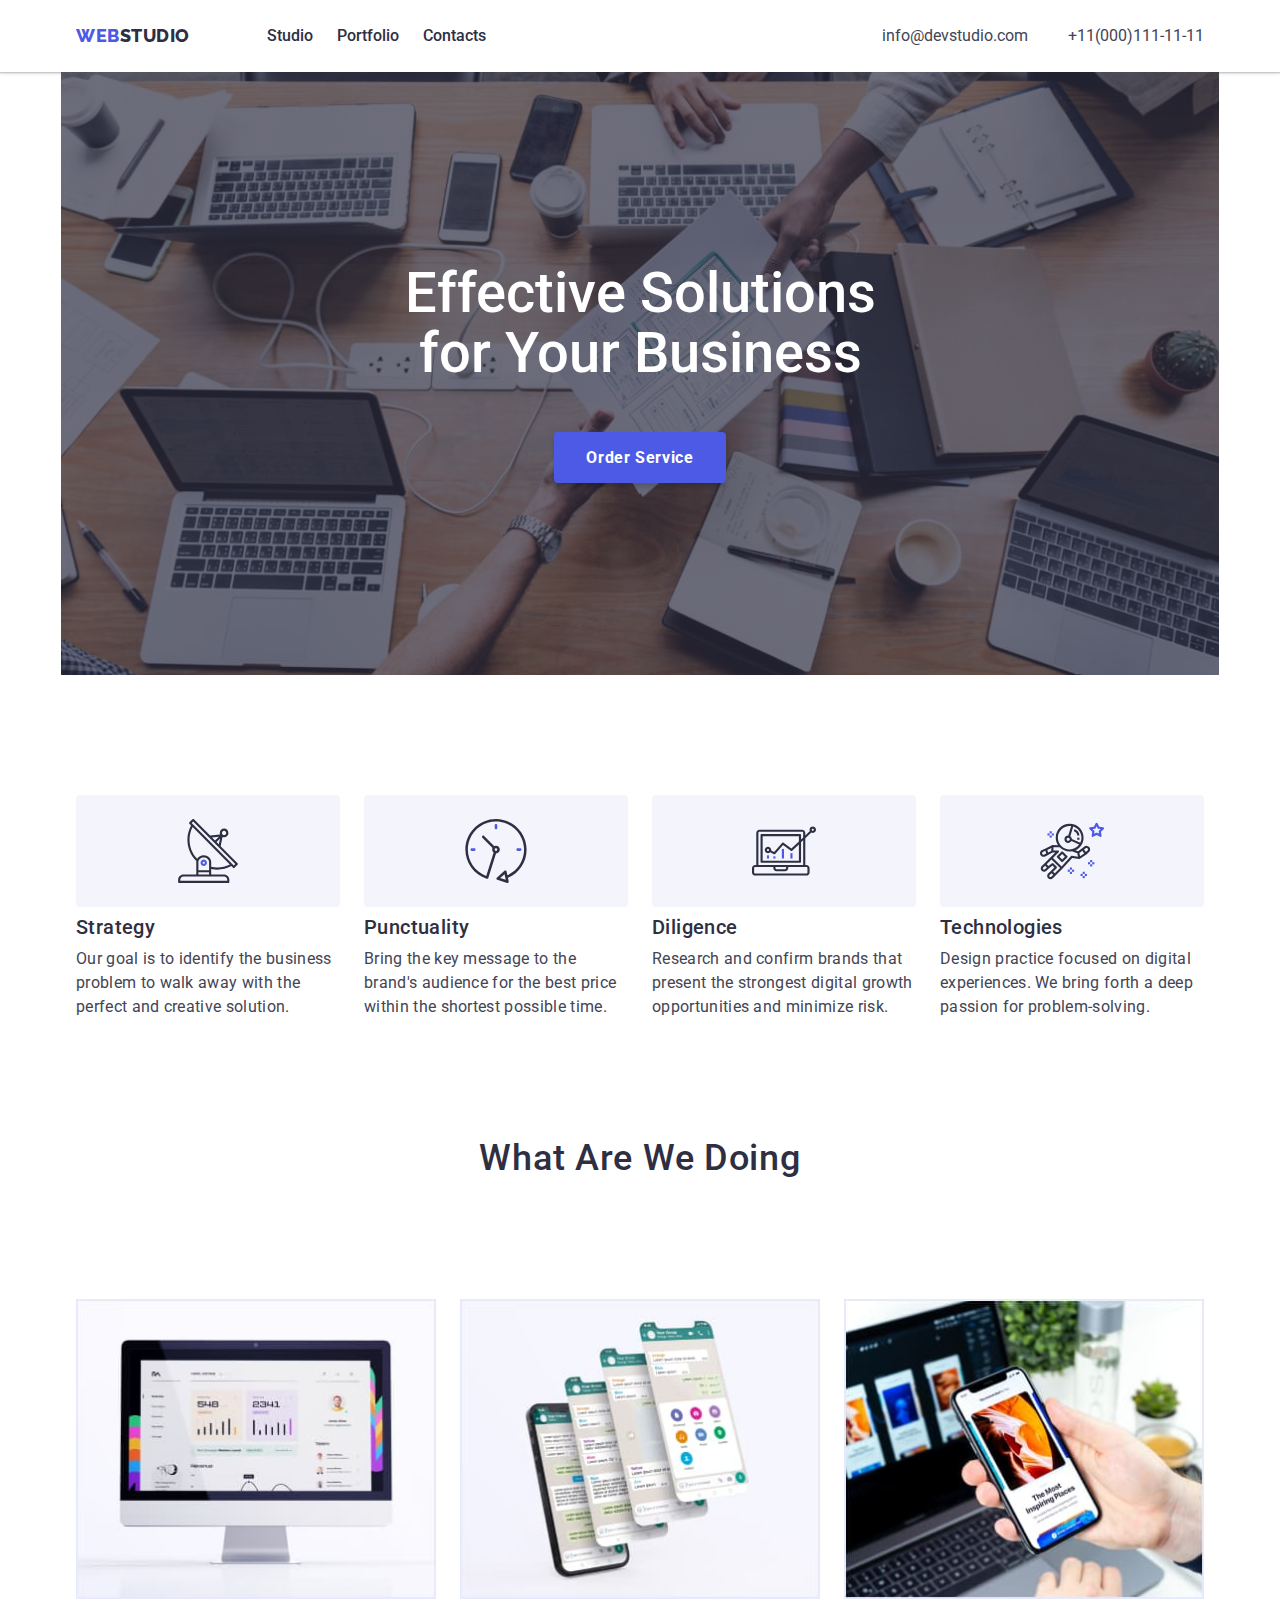
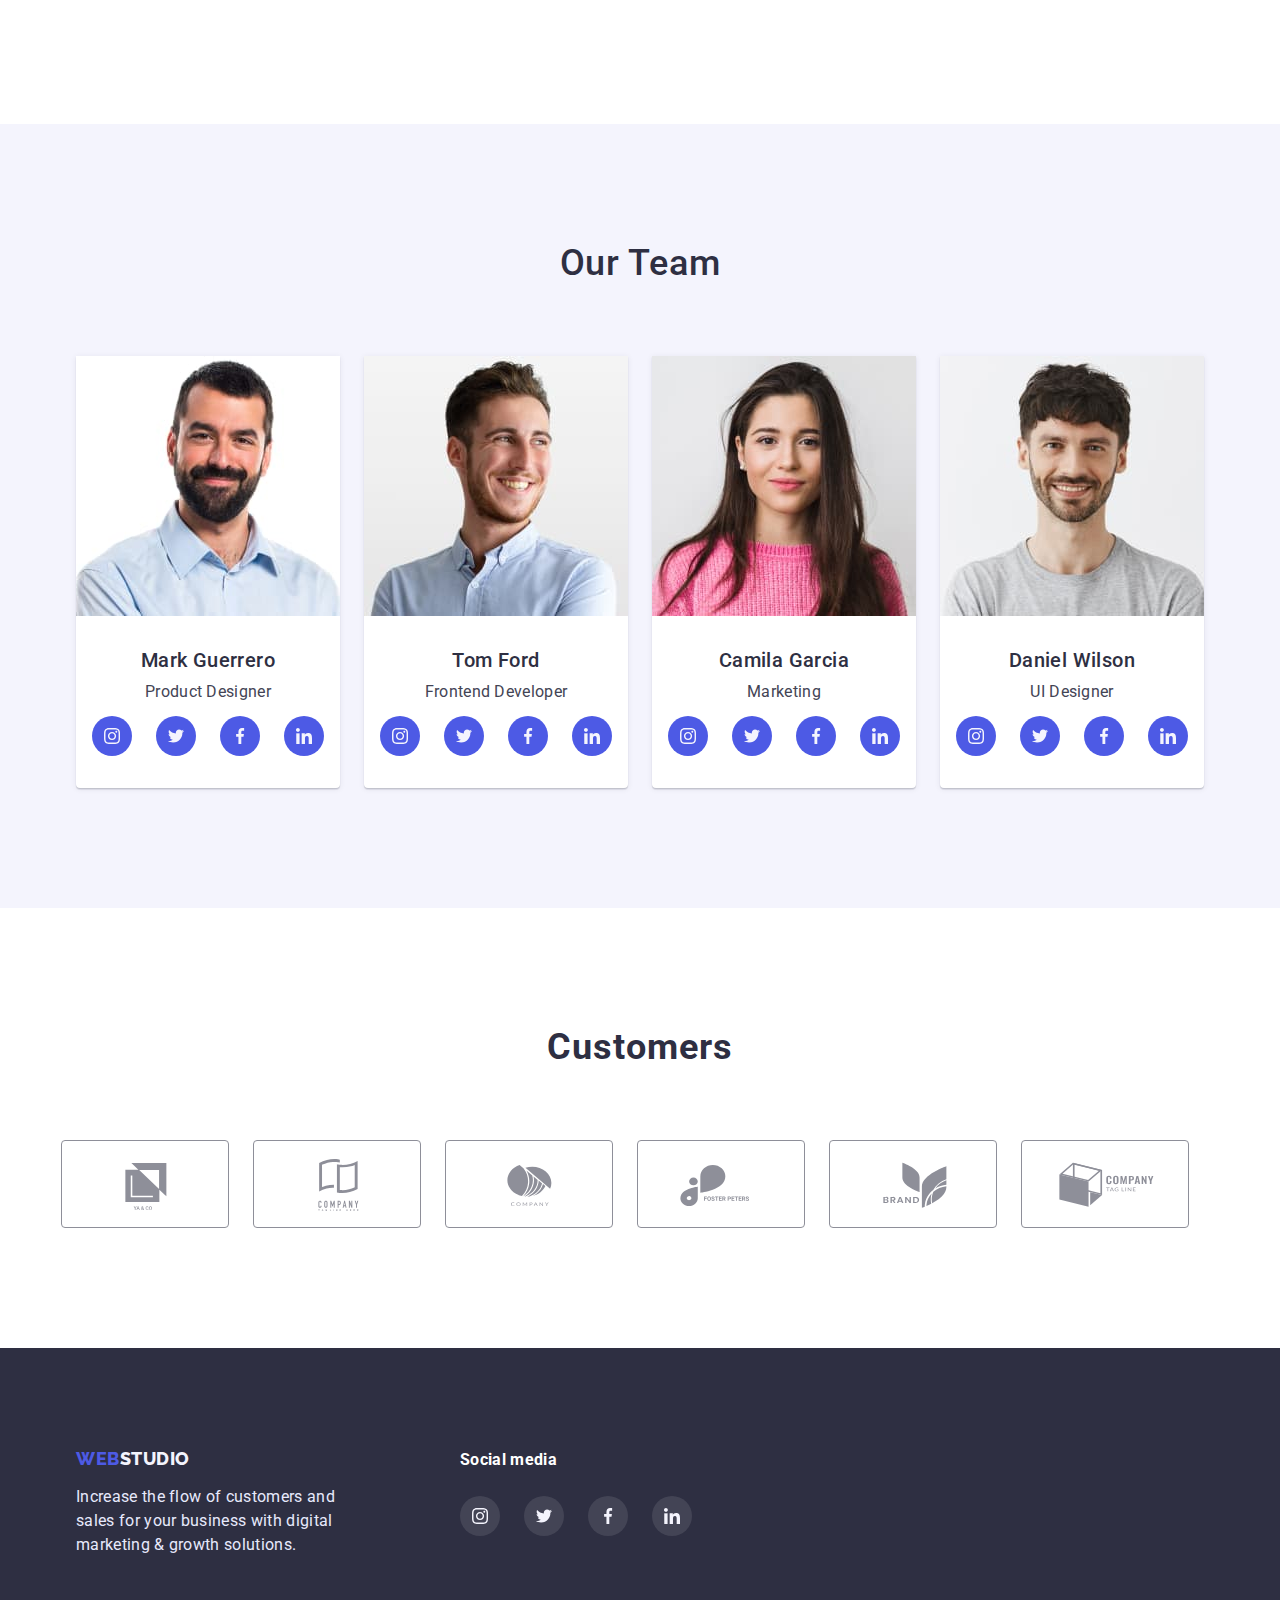
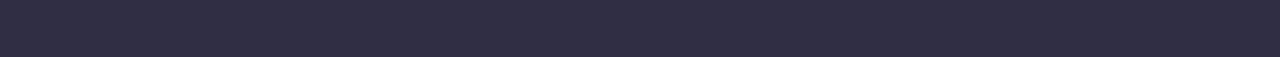
<file: index.html>
<!DOCTYPE html>
<html lang="en">
  <head>
    <meta charset="UTF-8" />
    <meta http-equiv="X-UA-Compatible" content="IE=edge" />
    <meta name="viewport" content="width=device-width, initial-scale=1.0" />
    <title>Web Studio</title>
    <link
      rel="stylesheet"
      href="https://cdnjs.cloudflare.com/ajax/libs/modern-normalize/1.0.0/modern-normalize.min.css"
    />
    <link rel="stylesheet" href="./css/styles.css" />
    <link
      href="https://fonts.googleapis.com/css2?family=Raleway:wght@700&family=Roboto:wght@400;500;700;900&display=swap"
      rel="stylesheet"
    />
  </head>
  <body class="page" style="font-family: 'Roboto'">
    <header class="site-header">
      <div class="container header-container">
        <a href="#" class="logo">WEB<span class="logo-studio">STUDIO</span></a>
        <nav class="site-nav">
          <ul class="nav-links">
            <li class="nav-item"><a href="" class="nav-tab">Studio</a></li>
            <li class="nav-item">
              <a href="./portfolio.html" class="nav-tab">Portfolio</a>
            </li>
            <li class="nav-item"><a href="" class="nav-tab">Contacts</a></li>
          </ul>
        </nav>
        <ul class="contact">
          <li class="contact-item">
            <a href="mailto:info@devstudio.com" class="contact-way"
              >info@devstudio.com</a
            >
          </li>
          <li class="contact-item">
            <a href="tel:+110001111111" class="contact-way"
              >+11(000)111-11-11</a
            >
          </li>
        </ul>
      </div>
    </header>
    <section class="order">
      <div class="container order-container">
        <h1 class="order-title">Effective Solutions for Your Business</h1>
        <button type="button" class="order-button">Order Service</button>
      </div>
    </section>
    <section class="qualities">
      <div class="container qualities-team">
        <ul class="qualities-list">
          <li class="quality-item">
            <div class="div-quality-item">
              <div class="quality-icon-div">
                <svg class="quality-icon">
                  <use href="./images/symbol-defs (1).svg#icon-antenna"></use>
                </svg>
              </div>
              <h3 class="qualities-title">Strategy</h3>
              <p class="qualities-description">
                Our goal is to identify the business problem to walk away with
                the perfect and creative solution.
              </p>
            </div>
          </li>
          <li class="quality-item">
            <div class="div-quality-item">
              <div class="quality-icon-div">
                <svg class="quality-icon">
                  <use href="./images/symbol-defs (1).svg#icon-clock"></use>
                </svg>
              </div>
              <h3 class="qualities-title">Punctuality</h3>
              <p class="qualities-description">
                Bring the key message to the brand's audience for the best price
                within the shortest possible time.
              </p>
            </div>
          </li>
          <li class="quality-item">
            <div class="div-quality-item">
              <div class="quality-icon-div">
                <svg class="quality-icon">
                  <use href="./images/symbol-defs (1).svg#icon-diagram"></use>
                </svg>
              </div>
              <h3 class="qualities-title">Diligence</h3>
              <p class="qualities-description">
                Research and confirm brands that present the strongest digital
                growth opportunities and minimize risk.
              </p>
            </div>
          </li>
          <li class="quality-item">
            <div class="div-quality-item">
              <div class="quality-icon-div">
                <svg class="quality-icon">
                  <use href="./images/symbol-defs (1).svg#icon-astronaut"></use>
                </svg>
              </div>
              <h3 class="qualities-title">Technologies</h3>
              <p class="qualities-description">
                Design practice focused on digital experiences. We bring forth a
                deep passion for problem-solving.
              </p>
            </div>
          </li>
        </ul>
        <h2 class="title-two">What Are We Doing</h2>
        <ul class="image-list">
          <li class="image">
            <img class="image-img"
              src="./images/picture1.jpg"
              width="360"
              alt="Statistic on the monitor"
            />
          </li>
          <li class="image">
            <img class="image-img"
              src="./images/picture2.jpg"
              width="360"
              alt="Chats on the smartphone"
            />
          </li>
          <li class="image">
            <img class="image-img"
              src="./images/picture3.jpg"
              width="360"
              alt="Recommended articles on the phone"
            />
          </li>
        </ul>
      </div>
    </section>
    <section class="team">
      <div class="container team-container">
        <h2 class="title-team">Our Team</h2>
        <ul class="team-members">
          <li class="member">
            <img
              src="./images/mark.jpg"
              width="264"
              alt="Mark Guerro"
              class="member-photo"
            />
            <div class="name-position">
              <h3 class="name">Mark Guerrero</h3>
              <p class="position">Product Designer</p>
              <ul class="list social-media-list">
                <li class="social-media-item">
                  <a class="social-media-link" href="">
                    <svg class="social-media-icon" width="16px" height="16px">
                      <use
                        href="./images/symbol-defs (1).svg#icon-instagram"
                      ></use>
                    </svg>
                  </a>
                </li>
                <li class="social-media-item">
                  <a class="social-media-link" href="">
                    <svg class="social-media-icon" width="16px" height="16px">
                      <use
                        href="./images/symbol-defs (1).svg#icon-twitter"
                      ></use>
                    </svg>
                  </a>
                </li>
                <li class="social-media-item">
                  <a class="social-media-link" href="">
                    <svg class="social-media-icon" width="16px" height="16px">
                      <use
                        href="./images/symbol-defs (1).svg#icon-facebook"
                      ></use>
                    </svg>
                  </a>
                </li>
                <li class="social-media-item">
                  <a class="social-media-link" href="">
                    <svg class="social-media-icon" width="16px" height="16px">
                      <use
                        href="./images/symbol-defs (1).svg#icon-linkedin"
                      ></use>
                    </svg>
                  </a>
                </li>
              </ul>
            </div>
          </li>
          <li class="member">
            <img
              src="./images/tom.jpg"
              width="264"
              alt="Tom Ford"
              class="member-photo"
            />
            <div class="name-position">
              <h3 class="name">Tom Ford</h3>
              <p class="position">Frontend Developer</p>
              <ul class="list social-media-list">
                <li class="social-media-item">
                  <a class="social-media-link" href="">
                    <svg class="social-media-icon" width="16px" height="16px">
                      <use
                        href="./images/symbol-defs (1).svg#icon-instagram"
                      ></use>
                    </svg>
                  </a>
                </li>
                <li class="social-media-item">
                  <a class="social-media-link" href="">
                    <svg class="social-media-icon" width="16px" height="16px">
                      <use
                        href="./images/symbol-defs (1).svg#icon-twitter"
                      ></use>
                    </svg>
                  </a>
                </li>
                <li class="social-media-item">
                  <a class="social-media-link" href="">
                    <svg class="social-media-icon" width="16px" height="16px">
                      <use
                        href="./images/symbol-defs (1).svg#icon-facebook"
                      ></use>
                    </svg>
                  </a>
                </li>
                <li class="social-media-item">
                  <a class="social-media-link" href="">
                    <svg class="social-media-icon" width="16px" height="16px">
                      <use
                        href="./images/symbol-defs (1).svg#icon-linkedin"
                      ></use>
                    </svg>
                  </a>
                </li>
              </ul>
            </div>
          </li>
          <li class="member">
            <img
              src="./images/camila.jpg"
              width="264"
              alt="Camila Garcia"
              class="member-photo"
            />
            <div class="name-position">
              <h3 class="name">Camila Garcia</h3>
              <p class="position">Marketing</p>
              <ul class="list social-media-list">
                <li class="social-media-item">
                  <a class="social-media-link" href="">
                    <svg class="social-media-icon" width="16px" height="16px">
                      <use
                        href="./images/symbol-defs (1).svg#icon-instagram"
                      ></use>
                    </svg>
                  </a>
                </li>
                <li class="social-media-item">
                  <a class="social-media-link" href="">
                    <svg class="social-media-icon" width="16px" height="16px">
                      <use
                        href="./images/symbol-defs (1).svg#icon-twitter"
                      ></use>
                    </svg>
                  </a>
                </li>
                <li class="social-media-item">
                  <a class="social-media-link" href="">
                    <svg class="social-media-icon" width="16px" height="16px">
                      <use
                        href="./images/symbol-defs (1).svg#icon-facebook"
                      ></use>
                    </svg>
                  </a>
                </li>
                <li class="social-media-item">
                  <a class="social-media-link" href="">
                    <svg class="social-media-icon" width="16px" height="16px">
                      <use
                        href="./images/symbol-defs (1).svg#icon-linkedin"
                      ></use>
                    </svg>
                  </a>
                </li>
              </ul>
            </div>
          </li>
          <li class="member">
            <img
              src="./images/daniel.jpg"
              width="264"
              alt="Daniel Wilson"
              class="member-photo"
            />
            <div class="name-position">
              <h3 class="name">Daniel Wilson</h3>
              <p class="position">UI Designer</p>
              <ul class="list social-media-list">
                <li class="social-media-item">
                  <a class="social-media-link" href="">
                    <svg class="social-media-icon" width="16px" height="16px">
                      <use
                        href="./images/symbol-defs (1).svg#icon-instagram"
                      ></use>
                    </svg>
                  </a>
                </li>
                <li class="social-media-item">
                  <a class="social-media-link" href="">
                    <svg class="social-media-icon" width="16px" height="16px">
                      <use
                        href="./images/symbol-defs (1).svg#icon-twitter"
                      ></use>
                    </svg>
                  </a>
                </li>
                <li class="social-media-item">
                  <a class="social-media-link" href="">
                    <svg class="social-media-icon" width="16px" height="16px">
                      <use
                        href="./images/symbol-defs (1).svg#icon-facebook"
                      ></use>
                    </svg>
                  </a>
                </li>
                <li class="social-media-item">
                  <a class="social-media-link" href="">
                    <svg class="social-media-icon" width="16px" height="16px">
                      <use
                        href="./images/symbol-defs (1).svg#icon-linkedin"
                      ></use>
                    </svg>
                  </a>
                </li>
              </ul>
            </div>
          </li>
        </ul>
      </div>
    </section>
    <section>
      <div class="container customers">
        <h2 class="title-customers">Customers</h2>
        <ul class="company-list">
          <li class="company-item">
            <a class="company-link" href="">
              <svg class="company-svg" width="104" height="56">
                <use href="./images/symbol-defs (1).svg#icon-logo1"></use>
              </svg>
            </a>
          </li>
          <li class="company-item">
            <a class="company-link" href="">
              <svg class="company-svg" width="104" height="56">
                <use href="./images/symbol-defs (1).svg#icon-Logo2"></use>
              </svg>
            </a>
          </li>
          <li>
            <a class="company-link" href="">
              <svg class="company-svg" width="104" height="56">
                <use href="./images/symbol-defs (1).svg#icon-Logo3"></use>
              </svg>
            </a>
          </li>
          <li>
            <a class="company-link" href="">
              <svg class="company-svg" width="104" height="56">
                <use href="./images/symbol-defs (1).svg#icon-Logo4"></use>
              </svg>
            </a>
          </li>
          <li>
            <a class="company-link" href="">
              <svg class="company-svg" width="104" height="56">
                <use href="./images/symbol-defs (1).svg#icon-Logo5"></use>
              </svg>
            </a>
          </li>
          <li>
            <a class="company-link" href="">
              <svg class="company-svg" width="104" height="56">
                <use href="./images/symbol-defs (1).svg#icon-Logo6"></use>
              </svg>
            </a>
          </li>
        </ul>
      </div>
    </section>
    <footer class="footer">
      <div class="container footer-container">
        <div class="footer-left">
        <a href="#" class="footer-logo"
          >WEB<span class="footer-logo-studio">STUDIO</span></a
        >
        <p class="footer-description">
          Increase the flow of customers and sales for your business with
          digital marketing & growth solutions.
        </p>
      </div>
        <div class="footer-right">
          <h3 class="social-media-title">Social media</h3>
          <ul class="footer-list">
            <li class="social-media-item">
              <a class="footer-link" href="">
                <svg class="social-media-icon" width="16px" height="16px">
                  <use
                    href="./images/symbol-defs (1).svg#icon-instagram"
                  ></use>
                </svg>
              </a>
            </li>
            <li class="social-media-item">
              <a class="footer-link" href="">
                <svg class="social-media-icon" width="16px" height="16px">
                  <use
                    href="./images/symbol-defs (1).svg#icon-twitter"
                  ></use>
                </svg>
              </a>
            </li>
            <li class="social-media-item">
              <a class="footer-link" href="">
                <svg class="social-media-icon" width="16px" height="16px">
                  <use
                    href="./images/symbol-defs (1).svg#icon-facebook"
                  ></use>
                </svg>
              </a>
            </li>
            <li class="social-media-item">
              <a class="footer-link" href="">
                <svg class="social-media-icon" width="16px" height="16px">
                  <use
                    href="./images/symbol-defs (1).svg#icon-linkedin"
                  ></use>
                </svg>
              </a>
            </li>
          </ul>
        </div>
      </div>
    </footer>
  </body>
</html>
</file>
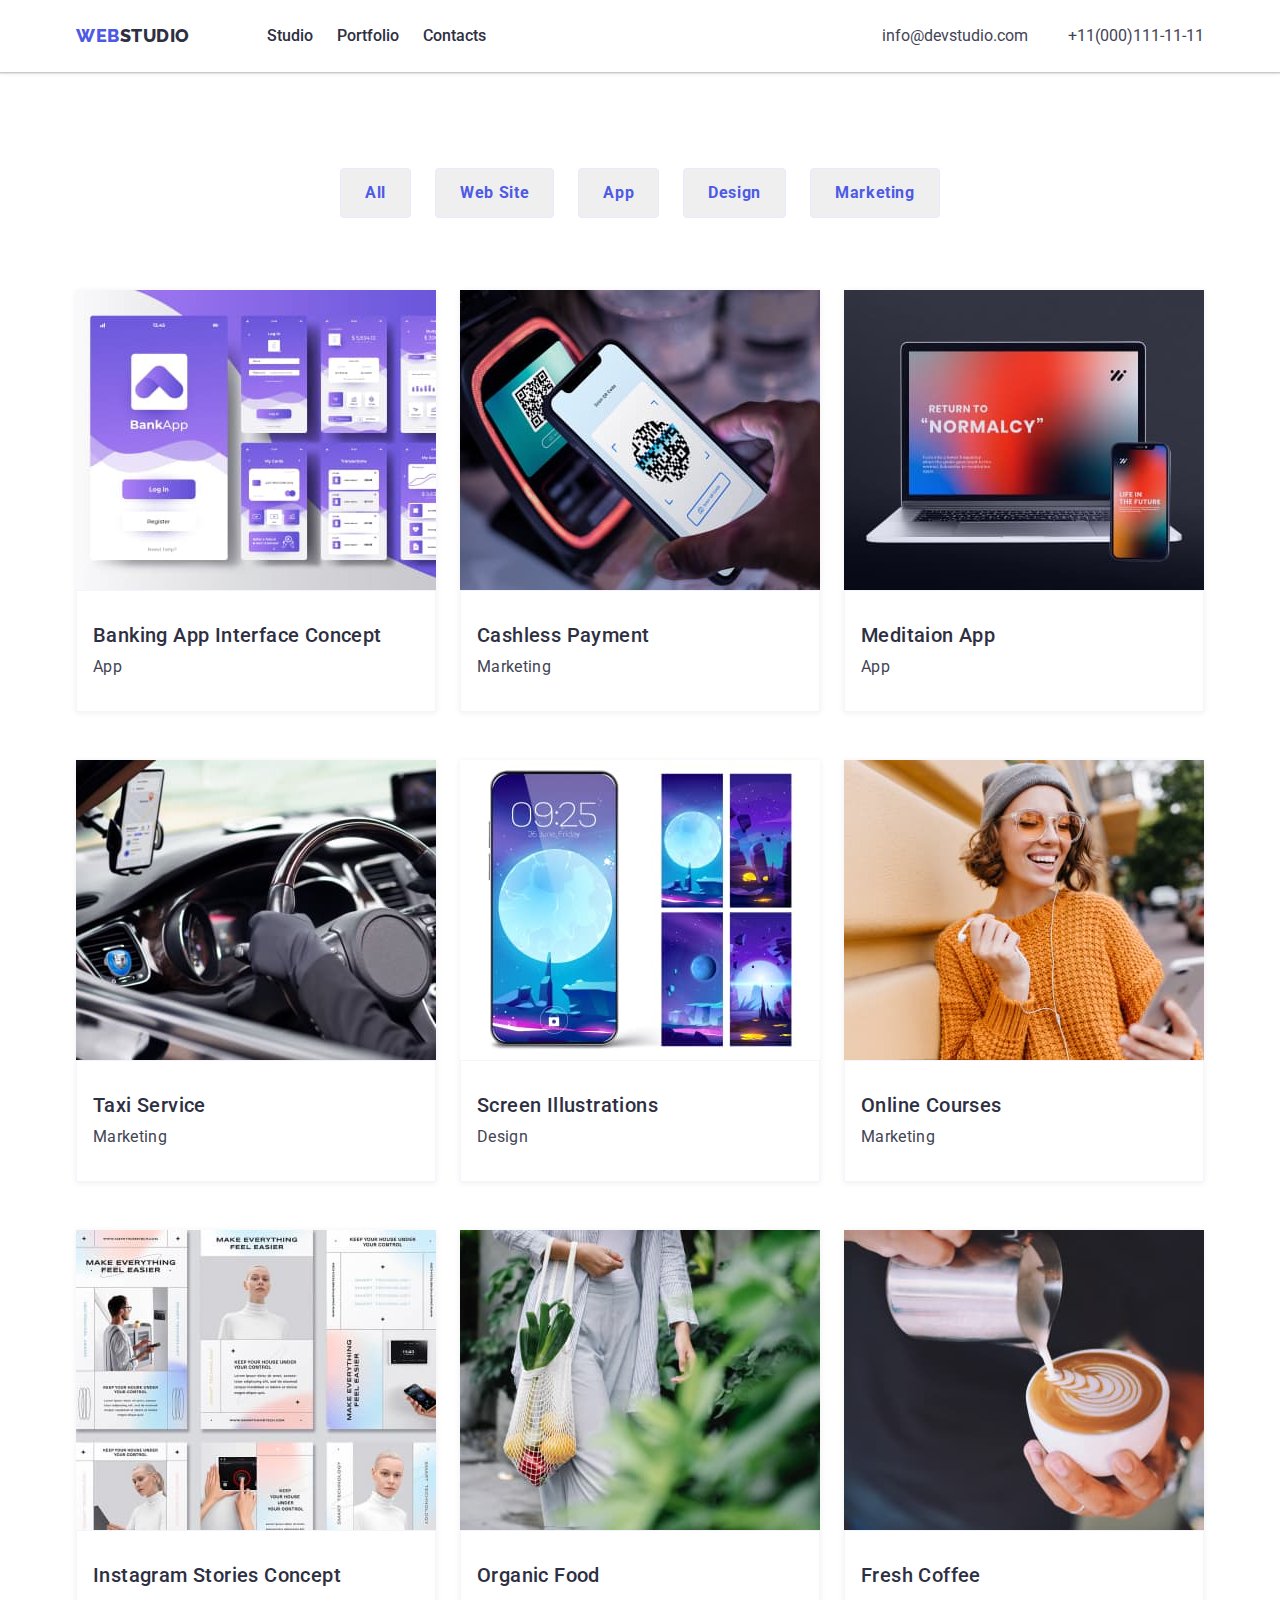
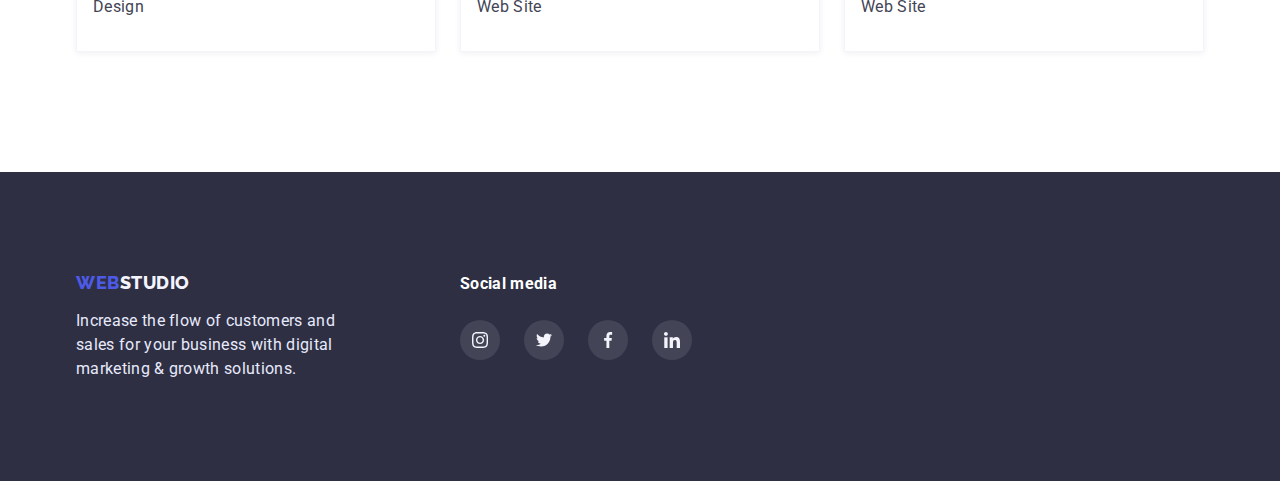
<file: portfolio.html>
<!DOCTYPE html>
<html lang="en">
  <head>
    <meta charset="UTF-8" />
    <meta http-equiv="X-UA-Compatible" content="IE=edge" />
    <meta name="viewport" content="width=device-width, initial-scale=1.0" />
    <title>Portfolio</title>
    <link
      rel="stylesheet"
      href="https://cdnjs.cloudflare.com/ajax/libs/modern-normalize/1.0.0/modern-normalize.min.css"
    />
    <link rel="stylesheet" href="./css/styles.css" />
    <link
      href="https://fonts.googleapis.com/css2?family=Raleway:wght@700&family=Roboto:wght@400;500;700;900&display=swap"
      rel="stylesheet"
    />
  </head>
  <body class="page">
    <header class="site-header">
      <div class="container header-container">
        <a href="#" class="logo">WEB<span class="logo-studio">STUDIO</span></a>
        <nav class="site-nav">
          <ul class="nav-links">
            <li class="nav-item">
              <a href="./index.html" class="nav-tab">Studio</a>
            </li>
            <li class="nav-item"><a href="" class="nav-tab">Portfolio</a></li>
            <li class="nav-item"><a href="" class="nav-tab">Contacts</a></li>
          </ul>
        </nav>
        <ul class="contact">
          <li class="contact-item">
            <a href="mailto:info@devstudio.com" class="contact-way"
              >info@devstudio.com</a
            >
          </li>
          <li class="contact-item">
            <a href="tel:+110001111111" class="contact-way"
              >+11(000)111-11-11</a
            >
          </li>
        </ul>
      </div>
    </header>
    <section class="portfolio-section">
      <div class="container portfolio-container">
        <ul class="filters">
          <li class="filters-item">
            <button type="button" class="filter-button">All</button>
          </li>
          <li class="filters-item">
            <button type="button" class="filter-button">Web Site</button>
          </li>
          <li class="filters-item">
            <button type="button" class="filter-button">App</button>
          </li>
          <li class="filters-item">
            <button type="button" class="filter-button">Design</button>
          </li>
          <li class="filters-item">
            <button type="button" class="filter-button">Marketing</button>
          </li>
        </ul>
        <ul class="flex-container">
          <li class="portfolio-item">
            <img
              src="./images/portfolio_img1.jpg"
              width="360"
              alt="Screenshots from Banking App"
              class="portfolio-img"
            />
            <div class="card-text">
              <h3 class="portfolio-title">Banking App Interface Concept</h3>
              <p class="portfolio-filter">App</p>
            </div>
          </li>
          <li class="portfolio-item">
            <img
              src="./images/portfolio_img2.jpg"
              width="360"
              alt="App examples"
              class="portfolio-img"
            />
            <div class="card-text">
              <h3 class="portfolio-title">Cashless Payment</h3>
              <p class="portfolio-filter">Marketing</p>
            </div>
          </li>
          <li class="portfolio-item">
            <img
              src="./images/portfolio_img3.jpg"
              width="360"
              alt="App on the phone and on the laptop"
              class="portfolio-img"
            />
            <div class="card-text">
              <h3 class="portfolio-title">Meditaion App</h3>
              <p class="portfolio-filter">App</p>
            </div>
          </li>
          <li class="portfolio-item">
            <img
              src="./images/portfolio_img4.jpg"
              width="360"
              alt="Taxi driver"
              class="portfolio-img"
            />
            <div class="card-text">
              <h3 class="portfolio-title">Taxi Service</h3>
              <p class="portfolio-filter">Marketing</p>
            </div>
          </li>
          <li class="portfolio-item">
            <img
              src="./images/portfolio_img5.jpg"
              width="360"
              alt="Illustrated wallpapers for phone"
              class="portfolio-img"
            />
            <div class="card-text">
              <h3 class="portfolio-title">Screen Illustrations</h3>
              <p class="portfolio-filter">Design</p>
            </div>
          </li>
          <li class="portfolio-item">
            <img
              src="./images/portfolio_img6.jpg"
              width="360"
              alt="Smiling woman with a phone"
              class="portfolio-img"
            />
            <div class="card-text">
              <h3 class="portfolio-title">Online Courses</h3>
              <p class="portfolio-filter">Marketing</p>
            </div>
          </li>
          <li class="portfolio-item">
            <img
              src="./images/portfolio_img7.jpg"
              width="360"
              alt="Instagram stories"
              class="portfolio-img"
            />
            <div class="card-text">
              <h3 class="portfolio-title">Instagram Stories Concept</h3>
              <p class="portfolio-filter">Design</p>
            </div>
          </li>
          <li class="portfolio-item">
            <img
              src="./images/portfolio_img8.jpg"
              width="360"
              alt="A women with vegetables in the bag"
              class="portfolio-img"
            />
            <div class="card-text">
              <h3 class="portfolio-title">Organic Food</h3>
              <p class="portfolio-filter">Web Site</p>
            </div>
          </li>
          <li class="portfolio-item">
            <img
              src="./images/portfolio_img9.jpg"
              width="360"
              alt="Making Latte Art"
              class="portfolio-img"
            />
            <div class="card-text">
              <h3 class="portfolio-title">Fresh Coffee</h3>
              <p class="portfolio-filter">Web Site</p>
            </div>
          </li>
        </ul>
      </div>
    </section>
    <footer class="footer">
      <div class="container footer-container">
        <div class="footer-left">
        <a href="#" class="footer-logo"
          >WEB<span class="footer-logo-studio">STUDIO</span></a
        >
        <p class="footer-description">
          Increase the flow of customers and sales for your business with
          digital marketing & growth solutions.
        </p>
      </div>
        <div class="footer-right">
          <h3 class="social-media-title">Social media</h3>
          <ul class="footer-list">
            <li class="social-media-item">
              <a class="footer-link" href="">
                <svg class="social-media-icon" width="16px" height="16px">
                  <use
                    href="./images/symbol-defs (1).svg#icon-instagram"
                  ></use>
                </svg>
              </a>
            </li>
            <li class="social-media-item">
              <a class="footer-link" href="">
                <svg class="social-media-icon" width="16px" height="16px">
                  <use
                    href="./images/symbol-defs (1).svg#icon-twitter"
                  ></use>
                </svg>
              </a>
            </li>
            <li class="social-media-item">
              <a class="footer-link" href="">
                <svg class="social-media-icon" width="16px" height="16px">
                  <use
                    href="./images/symbol-defs (1).svg#icon-facebook"
                  ></use>
                </svg>
              </a>
            </li>
            <li class="social-media-item">
              <a class="footer-link" href="">
                <svg class="social-media-icon" width="16px" height="16px">
                  <use
                    href="./images/symbol-defs (1).svg#icon-linkedin"
                  ></use>
                </svg>
              </a>
            </li>
          </ul>
        </div>
      </div>
    </footer>
  </body>
</html>
</file>
<file: css/styles.css>
:root {
  --primColor1: #434455;
  --primColor2: #2e2f42;
  --primColor3: #ffffff;
  --primColor4: #4d5ae5;
  --primColor5: #f4f4fd;
  --primColor6: #e7e9fc;
}

*,
*::before,
*::after {
  box-sizing: border-box;
  padding: 0;
  margin: 0;
}
.page {
  font-family: "Roboto", sans-serif;
  background: var(--primColor3);
  color: var(--primColor1);
}
ul {
  list-style: none;
  padding: 0;
  margin: 0;
}
.container {
  width: 1158px;
  padding-left: 15px;
  padding-right: 15px;
  margin: 0 auto;
}
.site-header {
  background: var(--primColor3);
  box-shadow: 0px 2px 1px rgba(46, 47, 66, 0.08),
    0px 1px 1px rgba(46, 47, 66, 0.16), 0px 1px 6px rgba(46, 47, 66, 0.08);
}
.header-container {
  display: flex;
  align-items: center;
  padding-top: 24px;
  padding-bottom: 24px;
  height: 72px;
}
.logo {
  font-family: "Raleway", sans-serif;
  color: var(--primColor4);
  font-weight: 800;
  font-size: 18px;
  line-height: 1.33;
  letter-spacing: 0.03em;
  text-transform: uppercase;
  text-decoration: none;
  margin-right: 77px;
}
.logo-studio {
  color: var(--primColor2);
  text-decoration: none;
}
.nav-links {
  display: flex;
}
.nav-tab {
  color: var(--primColor2);
  text-decoration: none;
  font-weight: 500;
  font-size: 16px;
  line-height: 1.5;
}
.nav-item:not(:last-child) {
  margin-right: 24px;
}
.nav-tab:hover,
.nav-tab:focus {
  color: var(--primColor4);
}
.contact {
  display: flex;
  margin-left: auto;
}
.contact-item:last-child {
  margin-left: 40px;
}
.contact-way {
  color: var(--primColor1);
  text-decoration: none;
  font-weight: 400;
}
.contact-way:hover,
.contact-way:focus {
  color: var(--primColor4);
}

.order-container {
  padding-top: 192px;
  padding-bottom: 192px;
  text-align: center;
  background-color: var(--primColor2);
  max-width: 1440px;
  background-image: linear-gradient(
      to right,
      rgba(46, 47, 66, 0.7),
      rgba(46, 47, 66, 0.7)
    ),
    url(../images/people-office-1.jpg);
  background-size: cover;
  background-position: center;
}
.order-title {
  color: var(--primColor3);
  font-weight: 500;
  font-size: 56px;
  line-height: 1.07;
  width: 492px;
  height: 120px;
  text-align: center;

  display: flex;
  margin-left: auto;
  margin-right: auto;
  max-width: 492px;
  margin-bottom: 48px;
}
.order-button {
  background: var(--primColor4);
  color: var(--primColor3);
  font-weight: 700;
  font-size: 16px;
  line-height: 1.19;
  cursor: pointer;
  display: block;
  letter-spacing: 0.04em;
  padding-top: 16px;
  padding-right: 32px;
  padding-bottom: 16px;
  padding-left: 32px;
  margin-left: auto;
  margin-right: auto;
  border-radius: 4px;
  border: transparent;
  align-items: center;
  box-shadow: 0px 4px 4px rgba(0, 0, 0, 0.15);
}
.order-button:hover,
.order-button:focus {
  box-shadow: 0px 1px 6px rgba(46, 47, 66, 0.08),
    0px 1px 1px rgba(46, 47, 66, 0.16), 0px 2px 1px rgba(46, 47, 66, 0.08);
}
.qualities-team {
  padding-top: 120px;
  padding-bottom: 120px;
}
.qualities-list {
  display: flex;
  align-items: center;
  margin-bottom: 120px;
}
.quality-item {
  max-width: 264px;
}
.quality-icon-div {
  display: flex;
  align-items: center;
  justify-content: center;
  width: 264px;
  height: 112px;
  background-color: var(--primColor5);
  margin-bottom: 8px;
  border-radius: 4px;
}
.quality-icon {
  width: 64px;
  height: 64px;
}
.quality-item:not(:last-child) {
  margin-right: 24px;
}
.qualities-title {
  color: var(--primColor2);
  font-weight: 500;
  font-size: 20px;
  line-height: 1.2;
  letter-spacing: 0.02em;
  margin-bottom: 8px;
}
.qualities-description {
  font-size: 16px;
  line-height: 1.5;
  letter-spacing: 0.02em;
  font-weight: 400;
}
.title-two {
  color: var(--primColor2);
  font-weight: 500;
  font-size: 36px;
  line-height: 1.11;
  text-align: center;
  letter-spacing: 0.02em;
  text-transform: capitalize;
  align-items: center;
  margin-bottom: 120px;
}
.image-list {
  display: flex;
}
.image:not(:last-child) {
  margin-right: 24px;
}
.image {
  display: block;
}
.image-img {
 border: 1px solid #E7E9FC;
}
.team {
  background: var(--primColor5);
}
.team-container {
  padding-top: 120px;
  padding-bottom: 120px;
}
.title-team {
  color: var(--primColor2);
  font-weight: 500;
  font-size: 36px;
  line-height: 1.11;
  text-align: center;
  letter-spacing: 0.02em;
  text-transform: capitalize;
}
.team-members {
  display: flex;
  align-items: center;
  margin-top: 72px;
}
.member:not(:last-child) {
  margin-right: 24px;
}
.member {
  background: var(--primColor3);
  box-shadow: 0px 1px 6px rgba(46, 47, 66, 0.08),
    0px 1px 1px rgba(46, 47, 66, 0.16), 0px 2px 1px rgba(46, 47, 66, 0.08);
  border-radius: 0px 0px 4px 4px;
}
.member-photo {
  display: block;
}
.name-position {
  padding: 32px;
  padding-bottom: 32px;
  text-align: center;
  padding-left: 16px;
  padding-right: 16px;
}
.name {
  color: var(--primColor2);
  font-weight: 500;
  font-size: 20px;
  line-height: 1.2;
  letter-spacing: 0.02em;
  margin-bottom: 8px;
}
.position {
  color: var(--primColor1);
  font-size: 16px;
  line-height: 1.5;
  letter-spacing: 0.02em;
  font-weight: 400;
  margin-bottom: 12px;
}
.social-media-list {
  display: flex;
  height: 40px;
  gap: 24px;
}

.social-media-link {
  background-color: var(--primColor4);
  border-radius: 50%;
  display: flex;
  justify-content: center;
  align-items: center;
  width: 40px;
  height: 40px;
  padding: 0;
}
.social-media-link:hover,
.social-media-link:focus,
.footer-link:hover,
.footer-link:focus {
  background-color: #31d0aa;
}
.title-customers {
  color: var(--primColor2);
  font-weight: 700;
  font-size: 36px;
  line-height: 1.11;
  text-align: center;
  letter-spacing: 0.03em;
  text-transform: capitalize;
  align-items: center;
  margin-bottom: 72px;
}
.customers {
  padding: 120px 0;
}
.company-list {
  display: flex;
  align-items: center;
  gap: 24px;
}

.company-link {
  width: 168px;
  height: 88px;
  display: flex;
  justify-content: center;
  align-items: center;
  border: 1px solid #8e8f99;
  border-radius: 4px;
  color: #8e8f99;
  display: inline-flex;
}
.company-svg {
  fill: currentColor;
}
.company-link:hover,
.company-link:focus {
  color: var(--primColor4);
  border-color: var(--primColor4);
}
.footer-container {
  padding-top: 100px;
  padding-bottom: 100px;
  display: flex;
}
.footer-logo {
  font-family: "Raleway", sans-serif;
  color: var(--primColor4);
  font-weight: 800;
  font-size: 18px;
  line-height: 1.17;
  letter-spacing: 0.03em;
  text-transform: uppercase;
  text-decoration: none;
}
.footer-logo-studio {
  color: var(--primColor5);
  font-weight: 800;
  font-size: 18px;
  line-height: 1.17;
  letter-spacing: 0.03em;
  text-transform: uppercase;
  text-decoration: none;
}
.footer {
  background: var(--primColor2);
}
.footer-description {
  color: var(--primColor6);
  font-size: 16px;
  line-height: 1.5;
  letter-spacing: 0.02em;
  font-weight: 400;
  margin-top: 16px;
  width: 264px;
}
.footer-left {
  margin-right: 120px;
}
.social-media-title {
  color: var(--primColor3);
  font-weight: 700;
  font-size: 16px;
  line-height: 24px;
  letter-spacing: 0.02em;
  margin-bottom: 24px;
}
.footer-list {
  display: flex;
  height: 40px;
  gap: 24px;
}
.footer-link {
  background-color: rgba(255, 255, 255, 0.1);
  border-radius: 50%;
  display: flex;
  justify-content: center;
  align-items: center;
  width: 40px;
  height: 40px;
  padding: 0;
}
/* portfolio styles  */

.portfolio-container {
  padding-top: 96px;
  padding-bottom: 120px;
}
.filters {
  display: flex;
  align-items: center;
  justify-content: center;
  padding-right: auto;
  padding-left: auto;
  margin-bottom: 72px;
}
.filter-button {
  color: var(--primColor4);
  font-weight: 700;
  font-size: 16px;
  line-height: 1.5;
  text-align: center;
  letter-spacing: 0.04em;
  cursor: pointer;
  border: 1px solid #e7e9fc;
  border-radius: 4px;
  padding: 12px 24px;
}
.flex-container {
  display: flex;
  flex-wrap: wrap;
  column-gap: 24px;
  row-gap: 48px;
  padding: 0;
}
.filters-item:not(:last-child) {
  margin-right: 24px;
}
.filter-button:hover {
  background-color: var(--primColor4);
  color: var(--primColor3);
  box-shadow: 0px 4px 4px rgba(0, 0, 0, 0.15);
}
.portfolio-item {
  color: var(--primColor5);
  flex-basis: calc((100% - 48px) / 3);
  box-shadow: 0px 1px 6px rgba(46, 47, 66, 0.08);
}
.portfolio-item:hover {
  box-shadow: 0px 1px 6px rgba(46, 47, 66, 0.08),
    0px 1px 1px rgba(46, 47, 66, 0.16), 0px 2px 1px rgba(46, 47, 66, 0.08);
}
.portfolio-img {
  display: block;
}
.card-text {
  border: 0.5px solid #f4f4fd;
  padding-left: 16px;
  padding-top: 32px;
  padding-bottom: 32px;
}
.portfolio-title {
  color: var(--primColor2);
  font-weight: 500;
  font-size: 20px;
  line-height: 1.2;
  letter-spacing: 0.02em;
  margin-bottom: 8px;
}
.portfolio-filter {
  color: var(--primColor1);
  font-size: 16px;
  line-height: 1.5;
  letter-spacing: 0.02em;
  font-weight: 400;
}
</file>
